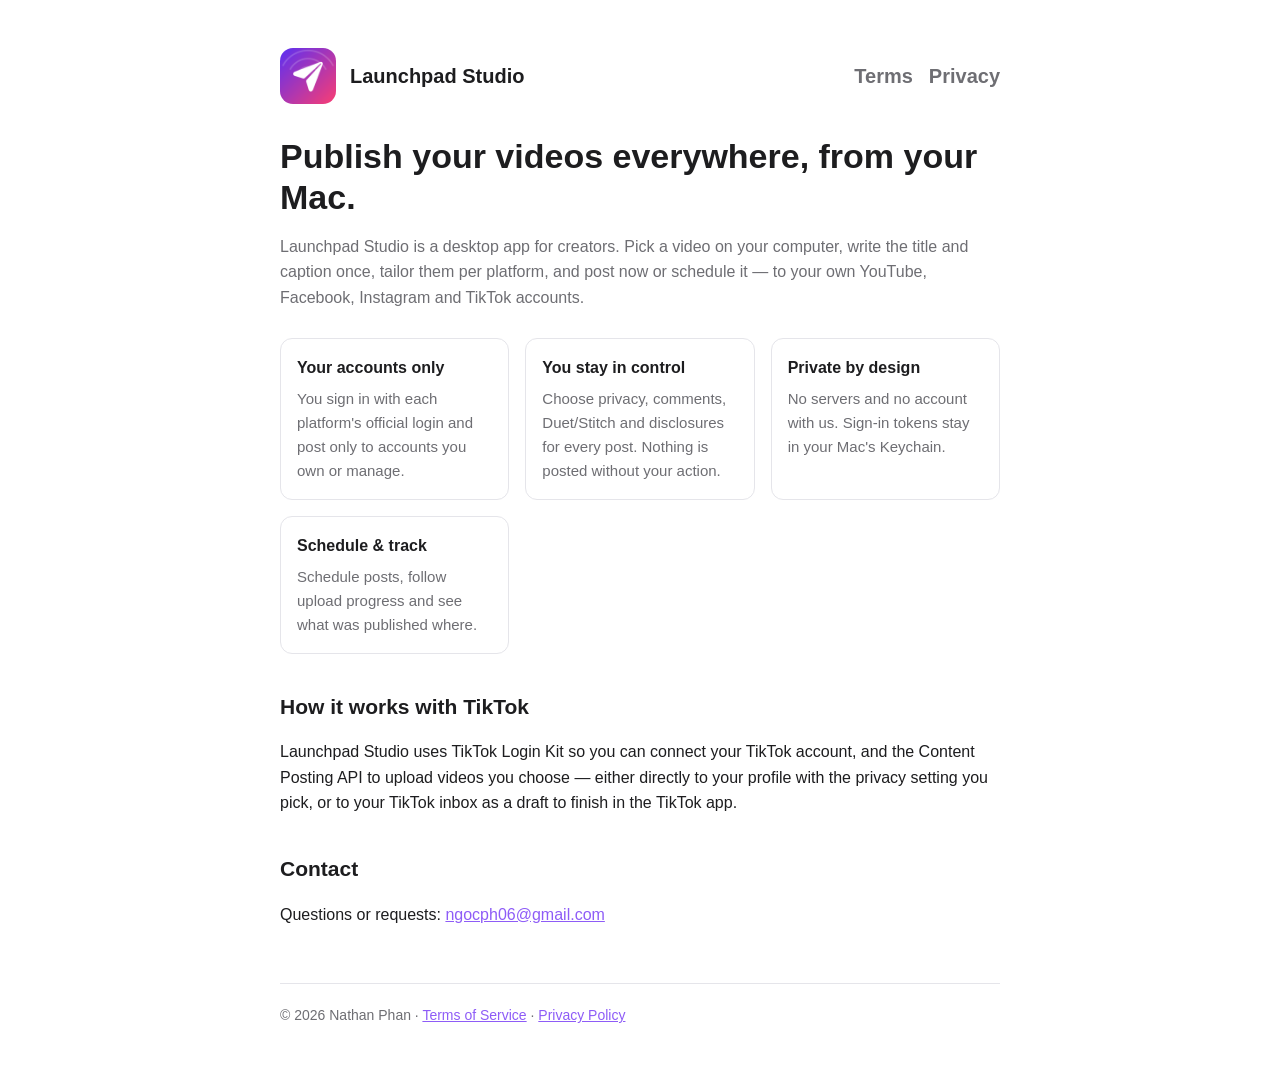
<file: index.html>
<!doctype html>
<html lang="en">
<head>
  <meta charset="utf-8">
  <meta name="viewport" content="width=device-width, initial-scale=1">
  <title>Launchpad Studio</title>
  <meta name="description" content="A macOS app for creators to upload and schedule their own videos to YouTube, Facebook, Instagram and TikTok.">
  <link rel="icon" href="icon.png">
  <link rel="stylesheet" href="style.css">
</head>
<body>
<main>
  <header>
    <img src="icon.png" alt="Launchpad Studio icon">
    <a href="./">Launchpad Studio</a>
    <nav><a href="terms.html">Terms</a><a href="privacy.html">Privacy</a></nav>
  </header>

  <h1>Publish your videos everywhere, from your Mac.</h1>
  <p class="muted">Launchpad Studio is a desktop app for creators. Pick a video on your computer, write the title and caption once, tailor them per platform, and post now or schedule it — to your own YouTube, Facebook, Instagram and TikTok accounts.</p>

  <div class="features">
    <div class="feature"><h3>Your accounts only</h3><p>You sign in with each platform's official login and post only to accounts you own or manage.</p></div>
    <div class="feature"><h3>You stay in control</h3><p>Choose privacy, comments, Duet/Stitch and disclosures for every post. Nothing is posted without your action.</p></div>
    <div class="feature"><h3>Private by design</h3><p>No servers and no account with us. Sign-in tokens stay in your Mac's Keychain.</p></div>
    <div class="feature"><h3>Schedule &amp; track</h3><p>Schedule posts, follow upload progress and see what was published where.</p></div>
  </div>

  <h2>How it works with TikTok</h2>
  <p>Launchpad Studio uses TikTok Login Kit so you can connect your TikTok account, and the Content Posting API to upload videos you choose — either directly to your profile with the privacy setting you pick, or to your TikTok inbox as a draft to finish in the TikTok app.</p>

  <h2>Contact</h2>
  <p>Questions or requests: <a href="mailto:ngocph06@gmail.com">ngocph06@gmail.com</a></p>

  <footer>© 2026 Nathan Phan · <a href="terms.html">Terms of Service</a> · <a href="privacy.html">Privacy Policy</a></footer>
</main>
</body>
</html>
</file>
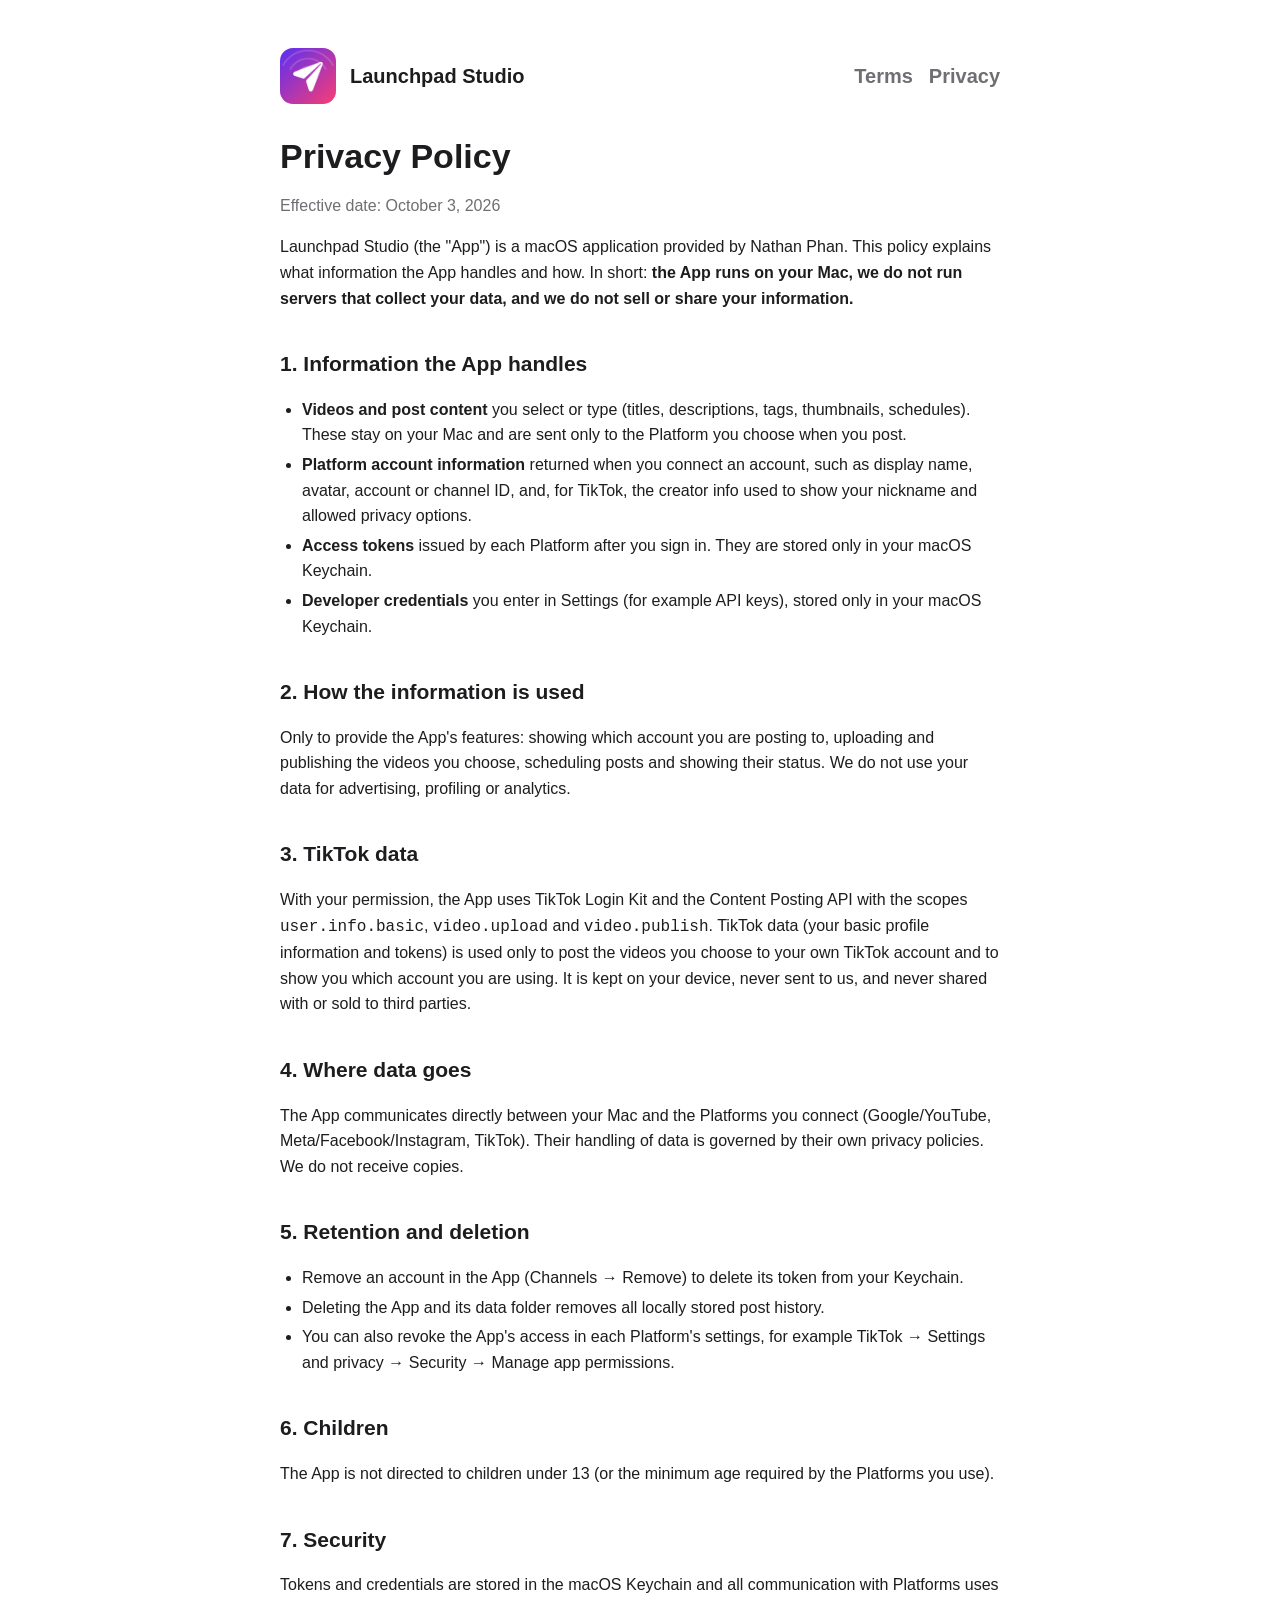
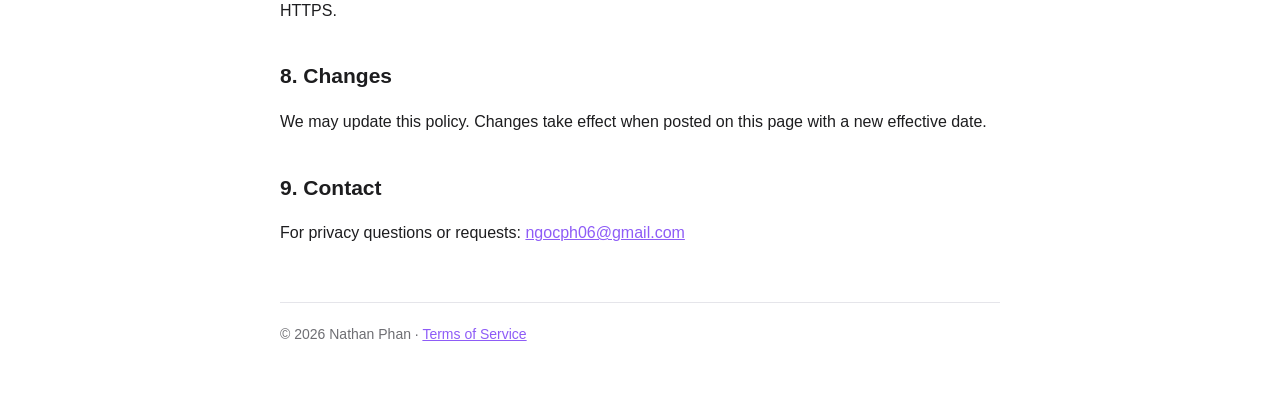
<file: privacy.html>
<!doctype html>
<html lang="en">
<head>
  <meta charset="utf-8">
  <meta name="viewport" content="width=device-width, initial-scale=1">
  <title>Privacy Policy · Launchpad Studio</title>
  <link rel="icon" href="icon.png">
  <link rel="stylesheet" href="style.css">
</head>
<body>
<main>
  <header>
    <img src="icon.png" alt="Launchpad Studio icon">
    <a href="./">Launchpad Studio</a>
    <nav><a href="terms.html">Terms</a><a href="privacy.html">Privacy</a></nav>
  </header>

  <h1>Privacy Policy</h1>
  <p class="muted">Effective date: October 3, 2026</p>

  <p>Launchpad Studio (the "App") is a macOS application provided by Nathan Phan. This policy explains what information the App handles and how. In short: <strong>the App runs on your Mac, we do not run servers that collect your data, and we do not sell or share your information.</strong></p>

  <h2>1. Information the App handles</h2>
  <ul>
    <li><strong>Videos and post content</strong> you select or type (titles, descriptions, tags, thumbnails, schedules). These stay on your Mac and are sent only to the Platform you choose when you post.</li>
    <li><strong>Platform account information</strong> returned when you connect an account, such as display name, avatar, account or channel ID, and, for TikTok, the creator info used to show your nickname and allowed privacy options.</li>
    <li><strong>Access tokens</strong> issued by each Platform after you sign in. They are stored only in your macOS Keychain.</li>
    <li><strong>Developer credentials</strong> you enter in Settings (for example API keys), stored only in your macOS Keychain.</li>
  </ul>

  <h2>2. How the information is used</h2>
  <p>Only to provide the App's features: showing which account you are posting to, uploading and publishing the videos you choose, scheduling posts and showing their status. We do not use your data for advertising, profiling or analytics.</p>

  <h2>3. TikTok data</h2>
  <p>With your permission, the App uses TikTok Login Kit and the Content Posting API with the scopes <code>user.info.basic</code>, <code>video.upload</code> and <code>video.publish</code>. TikTok data (your basic profile information and tokens) is used only to post the videos you choose to your own TikTok account and to show you which account you are using. It is kept on your device, never sent to us, and never shared with or sold to third parties.</p>

  <h2>4. Where data goes</h2>
  <p>The App communicates directly between your Mac and the Platforms you connect (Google/YouTube, Meta/Facebook/Instagram, TikTok). Their handling of data is governed by their own privacy policies. We do not receive copies.</p>

  <h2>5. Retention and deletion</h2>
  <ul>
    <li>Remove an account in the App (Channels → Remove) to delete its token from your Keychain.</li>
    <li>Deleting the App and its data folder removes all locally stored post history.</li>
    <li>You can also revoke the App's access in each Platform's settings, for example TikTok → Settings and privacy → Security → Manage app permissions.</li>
  </ul>

  <h2>6. Children</h2>
  <p>The App is not directed to children under 13 (or the minimum age required by the Platforms you use).</p>

  <h2>7. Security</h2>
  <p>Tokens and credentials are stored in the macOS Keychain and all communication with Platforms uses HTTPS.</p>

  <h2>8. Changes</h2>
  <p>We may update this policy. Changes take effect when posted on this page with a new effective date.</p>

  <h2>9. Contact</h2>
  <p>For privacy questions or requests: <a href="mailto:ngocph06@gmail.com">ngocph06@gmail.com</a></p>

  <footer>© 2026 Nathan Phan · <a href="terms.html">Terms of Service</a></footer>
</main>
</body>
</html>
</file>
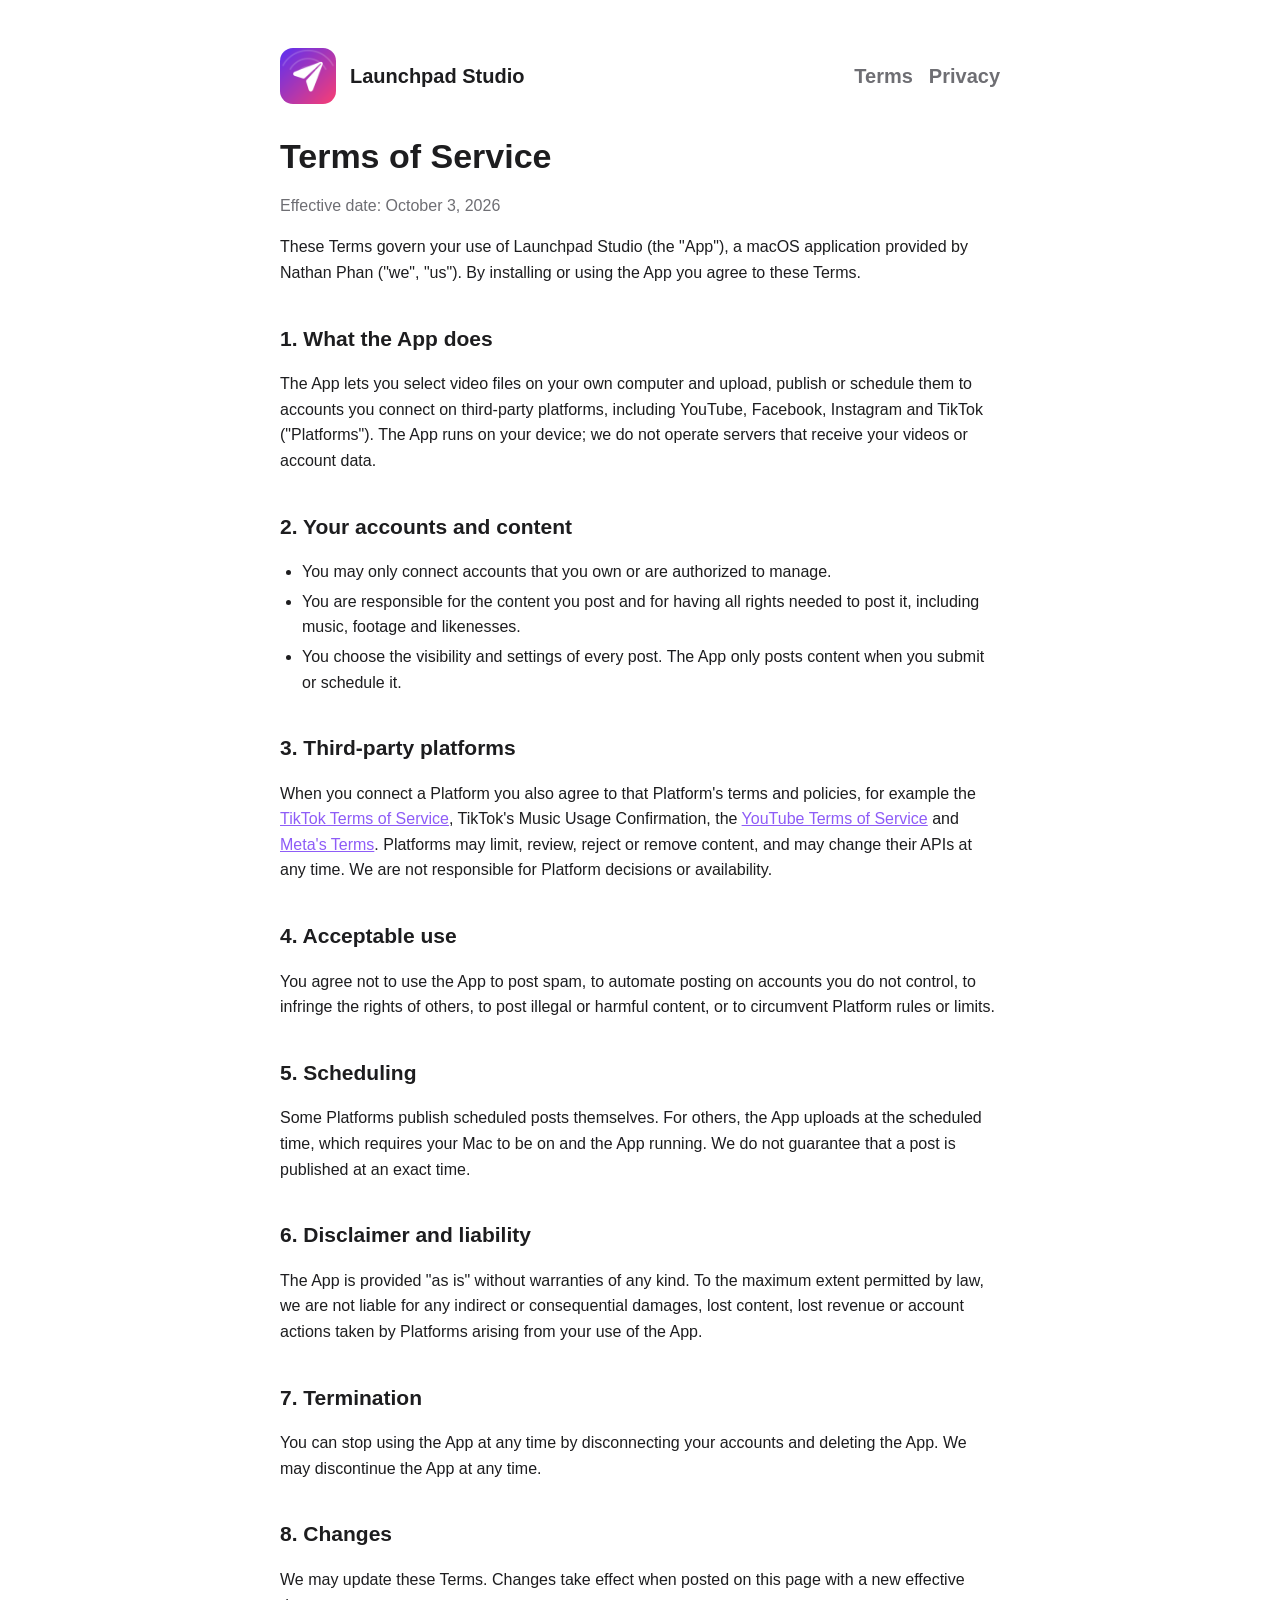
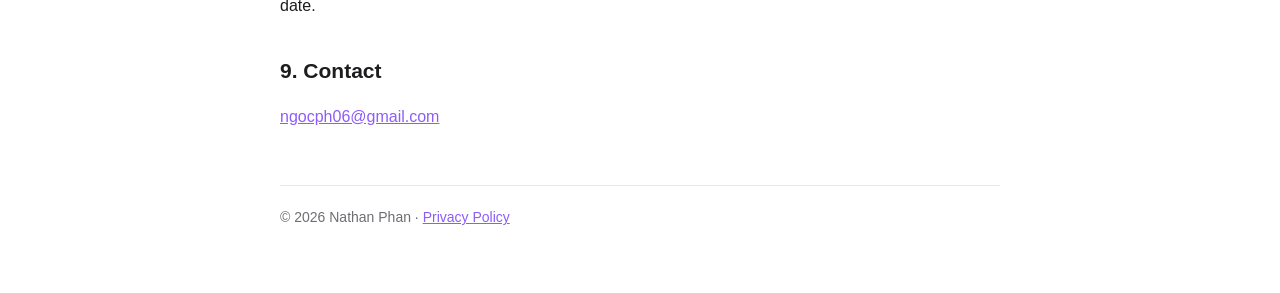
<file: terms.html>
<!doctype html>
<html lang="en">
<head>
  <meta charset="utf-8">
  <meta name="viewport" content="width=device-width, initial-scale=1">
  <title>Terms of Service · Launchpad Studio</title>
  <link rel="icon" href="icon.png">
  <link rel="stylesheet" href="style.css">
</head>
<body>
<main>
  <header>
    <img src="icon.png" alt="Launchpad Studio icon">
    <a href="./">Launchpad Studio</a>
    <nav><a href="terms.html">Terms</a><a href="privacy.html">Privacy</a></nav>
  </header>

  <h1>Terms of Service</h1>
  <p class="muted">Effective date: October 3, 2026</p>

  <p>These Terms govern your use of Launchpad Studio (the "App"), a macOS application provided by Nathan Phan ("we", "us"). By installing or using the App you agree to these Terms.</p>

  <h2>1. What the App does</h2>
  <p>The App lets you select video files on your own computer and upload, publish or schedule them to accounts you connect on third-party platforms, including YouTube, Facebook, Instagram and TikTok ("Platforms"). The App runs on your device; we do not operate servers that receive your videos or account data.</p>

  <h2>2. Your accounts and content</h2>
  <ul>
    <li>You may only connect accounts that you own or are authorized to manage.</li>
    <li>You are responsible for the content you post and for having all rights needed to post it, including music, footage and likenesses.</li>
    <li>You choose the visibility and settings of every post. The App only posts content when you submit or schedule it.</li>
  </ul>

  <h2>3. Third-party platforms</h2>
  <p>When you connect a Platform you also agree to that Platform's terms and policies, for example the <a href="https://www.tiktok.com/legal/terms-of-service">TikTok Terms of Service</a>, TikTok's Music Usage Confirmation, the <a href="https://www.youtube.com/t/terms">YouTube Terms of Service</a> and <a href="https://www.facebook.com/terms.php">Meta's Terms</a>. Platforms may limit, review, reject or remove content, and may change their APIs at any time. We are not responsible for Platform decisions or availability.</p>

  <h2>4. Acceptable use</h2>
  <p>You agree not to use the App to post spam, to automate posting on accounts you do not control, to infringe the rights of others, to post illegal or harmful content, or to circumvent Platform rules or limits.</p>

  <h2>5. Scheduling</h2>
  <p>Some Platforms publish scheduled posts themselves. For others, the App uploads at the scheduled time, which requires your Mac to be on and the App running. We do not guarantee that a post is published at an exact time.</p>

  <h2>6. Disclaimer and liability</h2>
  <p>The App is provided "as is" without warranties of any kind. To the maximum extent permitted by law, we are not liable for any indirect or consequential damages, lost content, lost revenue or account actions taken by Platforms arising from your use of the App.</p>

  <h2>7. Termination</h2>
  <p>You can stop using the App at any time by disconnecting your accounts and deleting the App. We may discontinue the App at any time.</p>

  <h2>8. Changes</h2>
  <p>We may update these Terms. Changes take effect when posted on this page with a new effective date.</p>

  <h2>9. Contact</h2>
  <p><a href="mailto:ngocph06@gmail.com">ngocph06@gmail.com</a></p>

  <footer>© 2026 Nathan Phan · <a href="privacy.html">Privacy Policy</a></footer>
</main>
</body>
</html>
</file>
<file: style.css>
:root {
  --bg: #ffffff;
  --text: #1d1d1f;
  --muted: #6e6e73;
  --accent: #8e5cf7;
  --border: #e5e5ea;
}
@media (prefers-color-scheme: dark) {
  :root { --bg: #111114; --text: #f5f5f7; --muted: #a1a1a6; --accent: #a57bff; --border: #2c2c30; }
}
* { box-sizing: border-box; }
body {
  margin: 0;
  background: var(--bg);
  color: var(--text);
  font: 16px/1.6 -apple-system, BlinkMacSystemFont, "Segoe UI", Roboto, Helvetica, Arial, sans-serif;
}
main { max-width: 760px; margin: 0 auto; padding: 48px 20px 64px; }
header { display: flex; align-items: center; gap: 14px; margin-bottom: 32px; }
header img { width: 56px; height: 56px; border-radius: 13px; }
header a { color: inherit; text-decoration: none; font-weight: 600; font-size: 20px; }
nav { margin-left: auto; display: flex; gap: 16px; font-size: 15px; }
nav a { color: var(--muted); text-decoration: none; }
nav a:hover, a { color: var(--accent); }
h1 { font-size: 34px; line-height: 1.2; margin: 0 0 8px; }
h2 { font-size: 21px; margin: 36px 0 8px; }
.muted { color: var(--muted); }
ul { padding-left: 22px; }
li { margin: 4px 0; }
footer { margin-top: 56px; padding-top: 20px; border-top: 1px solid var(--border); color: var(--muted); font-size: 14px; }
.features { display: grid; grid-template-columns: repeat(auto-fit, minmax(220px, 1fr)); gap: 16px; margin: 28px 0; }
.feature { border: 1px solid var(--border); border-radius: 12px; padding: 16px; }
.feature h3 { margin: 0 0 6px; font-size: 16px; }
.feature p { margin: 0; color: var(--muted); font-size: 15px; }
</file>
